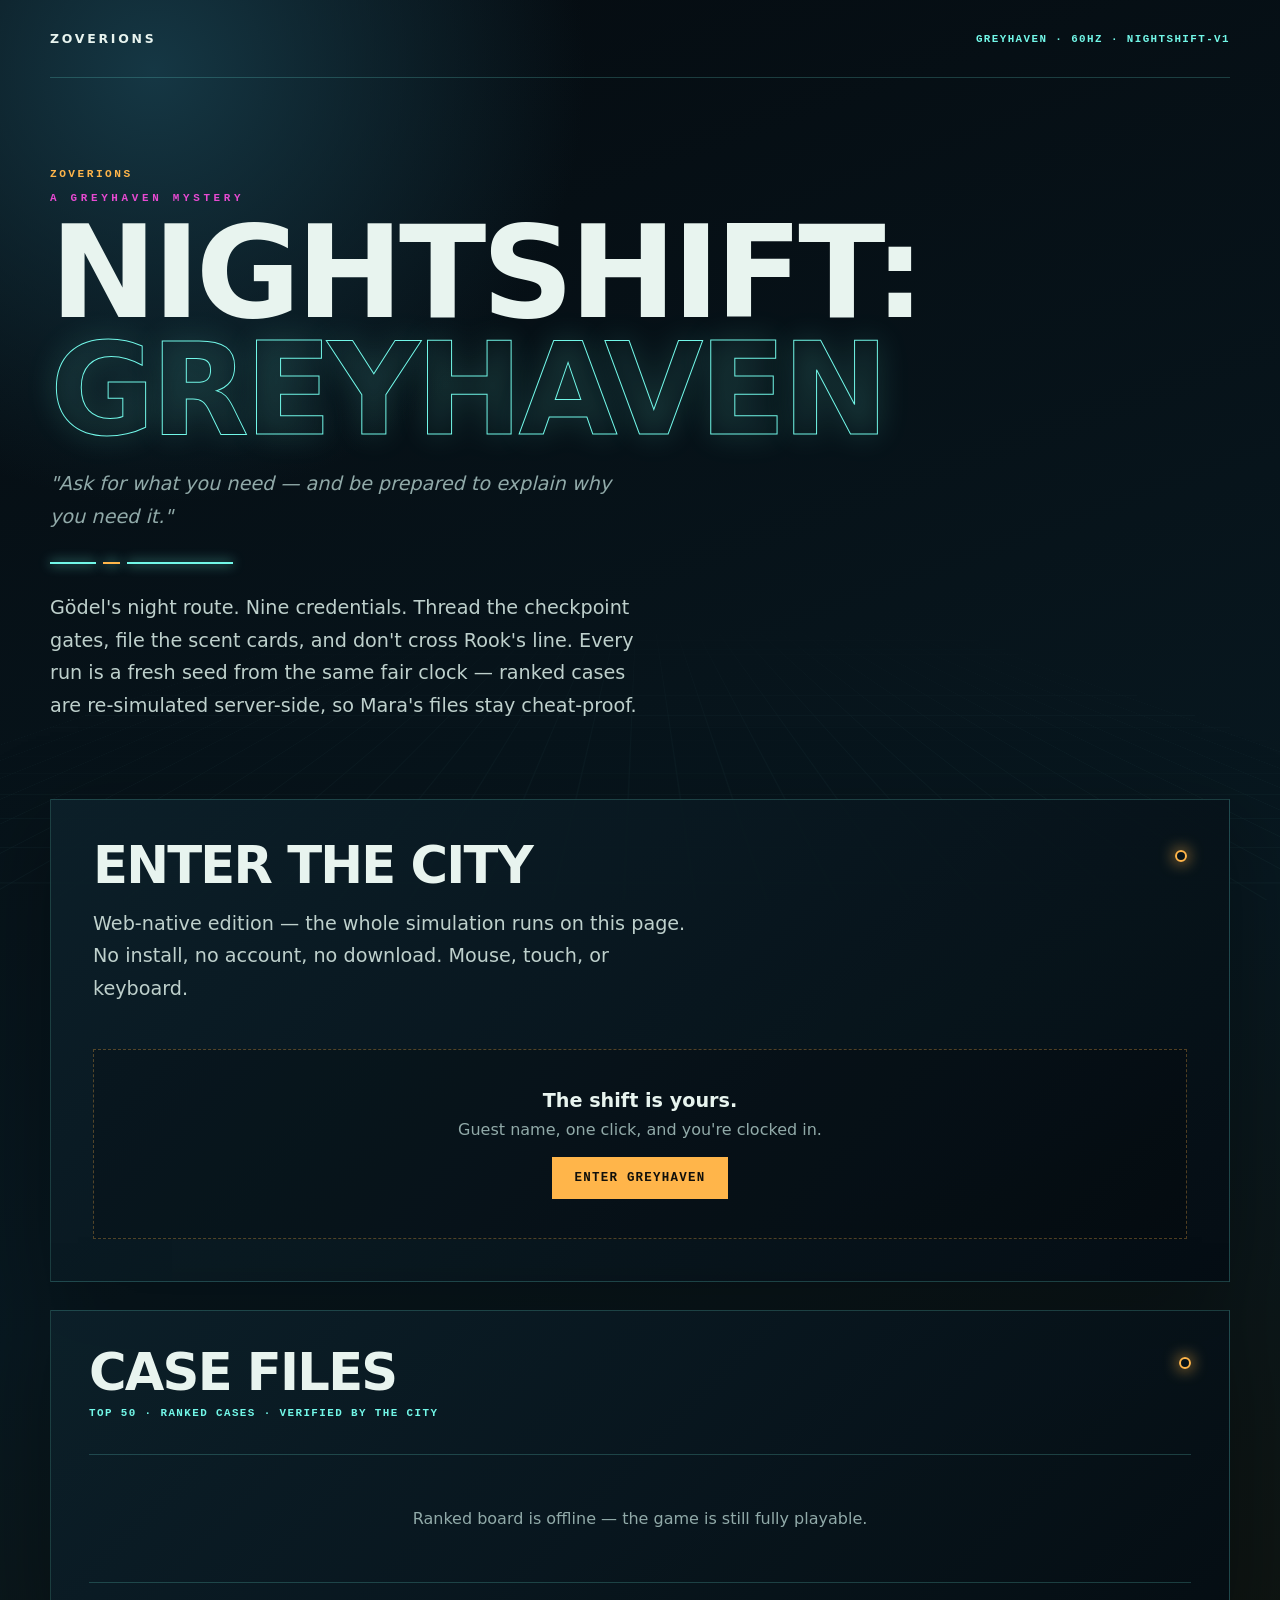
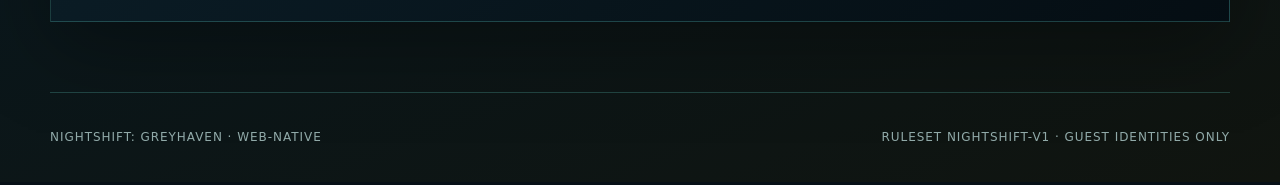
<file: index.html>
<!doctype html>
<html lang="en">
<head>
  <meta charset="utf-8">
  <meta name="viewport" content="width=device-width, initial-scale=1, viewport-fit=cover">
  <meta name="theme-color" content="#071017">
  <link rel="icon" href="data:image/svg+xml,%3Csvg xmlns='http://www.w3.org/2000/svg' viewBox='0 0 64 64'%3E%3Crect width='64' height='64' rx='14' fill='%230a1420'/%3E%3Ctext x='32' y='45' font-family='sans-serif' font-size='38' font-weight='bold' text-anchor='middle' fill='%2372f7e8'%3EZ%3C/text%3E%3C/svg%3E">
  <meta name="description" content="Nightshift: Greyhaven — a neon survival runner. Runs entirely in your browser; no install, no account.">
  <title>Nightshift: Greyhaven</title>
  <link rel="stylesheet" href="./nightshift.css">
  <link rel="stylesheet" href="./entrance/entrance.css">
</head>
<body>
  <div class="city-grid" aria-hidden="true"></div>
  <header class="masthead">
    <a class="wordmark" href="./index.html">ZOVERIONS</a>
    <!-- Rewind-clock entrance, preserved from the original site. Default disabled:
         data-nightshift-url stays empty and the element stays hidden until the
         hidden entrance passes its release gates. -->
    <div class="nightshift-entrance" data-nightshift-entrance data-nightshift-url="" hidden>
      <button class="nightshift-entrance__dial" data-rewind-dial type="button" aria-label="Rewind time to enter Nightshift">
        <span class="nightshift-entrance__ticks" aria-hidden="true"></span>
        <span class="nightshift-entrance__hand" aria-hidden="true"></span>
        <span class="nightshift-entrance__hub" aria-hidden="true"></span>
      </button>
      <span class="nightshift-entrance__clue">Some time can be returned.</span>
    </div>
    <span class="frequency">GREYHAVEN · 60HZ · NIGHTSHIFT-V1</span>
  </header>
  <main>
    <section class="hero">
      <p class="eyebrow">ZOVERIONS</p>
      <p class="kicker" style="color: var(--magenta); font: 700 .68rem ui-monospace, monospace; letter-spacing: .34em; margin: 0 0 10px;">A GREYHAVEN MYSTERY</p>
      <h1>NIGHTSHIFT: <span>GREYHAVEN</span></h1>
      <p class="lede" style="font-style: italic; color: var(--muted);">"Ask for what you need — and be prepared to explain why you need it."</p>
      <div class="signal-rule" aria-hidden="true"><i></i><i></i><i></i></div>
      <p class="lede">Gödel's night route. Nine credentials. Thread the checkpoint gates, file the scent cards, and don't cross Rook's line. Every run is a fresh seed from the same fair clock — ranked cases are re-simulated server-side, so Mara's files stay cheat-proof.</p>
    </section>
    <section class="stream-panel" aria-label="Play">
      <div class="panel-heading">
        <div>
          <h2>Enter the city</h2>
          <p class="lede">Web-native edition — the whole simulation runs on this page. No install, no account, no download. Mouse, touch, or keyboard.</p>
        </div>
        <span class="status-pip" aria-hidden="true"></span>
      </div>
      <div class="stream-message">
        <div>
          <strong>The shift is yours.</strong>
          <span>Guest name, one click, and you're clocked in.</span>
          <a class="enter-button" href="./play.html" style="display:inline-block; text-decoration:none; margin-top:18px;">Enter Greyhaven</a>
        </div>
      </div>
    </section>
    <section class="board-panel" aria-label="Case files">
      <div class="panel-heading">
        <div>
          <h2>Case files</h2>
          <p class="board-rule">TOP 50 · RANKED CASES · VERIFIED BY THE CITY</p>
        </div>
        <span class="status-pip" aria-hidden="true"></span>
      </div>
      <div id="board-state" class="board-state">Loading the board…</div>
      <div class="board-scroll"><table hidden id="board-table">
        <thead><tr><th>Rank</th><th>Name</th><th>Score</th><th>Ticks</th><th>Date</th></tr></thead>
        <tbody id="board-body"></tbody>
      </table></div>
    </section>
  </main>
  <footer>
    <span>NIGHTSHIFT: GREYHAVEN · WEB-NATIVE</span>
    <span>RULESET NIGHTSHIFT-V1 · GUEST IDENTITIES ONLY</span>
  </footer>
  <script type="module" src="./entrance/entrance.js"></script>
  <script type="module">
    import { fetchBoard } from './js/api.js';
    const cfg = await fetch('./config.json', { cache: 'no-store' }).then(r => r.ok ? r.json() : {}).catch(() => ({}));
    const apiBase = cfg.apiBase || '';
    const boardState = document.getElementById('board-state');
    const boardTable = document.getElementById('board-table');
    const boardBody = document.getElementById('board-body');
    if (!apiBase) { boardState.textContent = 'Ranked board is offline — the game is still fully playable.'; }
    else try {
      const data = await fetchBoard(apiBase, 50);
      const rows = data.entries || [];
      if (!rows.length) { boardState.textContent = 'No ranked shifts yet. Yours could be first.'; }
      else {
        boardState.hidden = true; boardTable.hidden = false;
        for (const e of rows) {
          const tr = document.createElement('tr');
          if (e.rank <= 10) tr.classList.add('top-ten');
          if (e.rank === 1) tr.classList.add('place-1');
          const medal = e.rank === 1 ? '<span class="podium podium--gold">GOLD</span>' : e.rank === 2 ? '<span class="podium podium--silver">SILVER</span>' : e.rank === 3 ? '<span class="podium podium--bronze">BRONZE</span>' : `<span class="rank-number">${e.rank}</span>`;
          tr.innerHTML = `<td>${medal}</td><th scope="row"></th><td></td><td></td><td></td>`;
          tr.children[1].textContent = e.name; tr.children[2].textContent = e.score.toLocaleString();
          tr.children[3].textContent = e.ticks.toLocaleString(); tr.children[4].textContent = new Date(e.createdAt).toLocaleDateString();
          boardBody.appendChild(tr);
        }
      }
    } catch { boardState.textContent = 'The board is unreachable right now — the game is still fully playable.'; }
  </script>
</body>
</html>
</file>
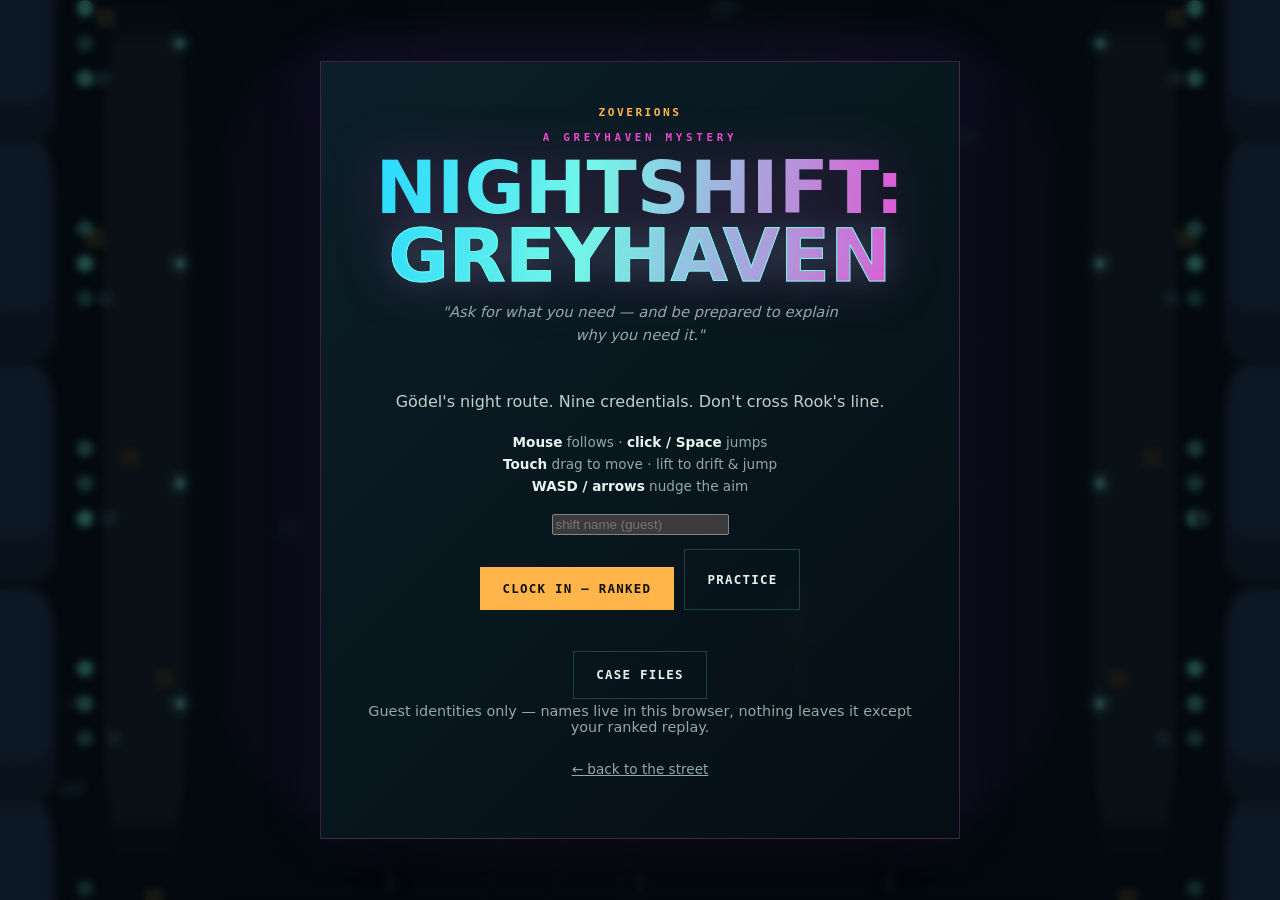
<file: play.html>
<!doctype html>
<html lang="en">
<head>
  <meta charset="utf-8">
  <meta name="viewport" content="width=device-width, initial-scale=1, viewport-fit=cover">
  <meta name="theme-color" content="#071017">
  <link rel="icon" href="data:image/svg+xml,%3Csvg xmlns='http://www.w3.org/2000/svg' viewBox='0 0 64 64'%3E%3Crect width='64' height='64' rx='14' fill='%230a1420'/%3E%3Ctext x='32' y='45' font-family='sans-serif' font-size='38' font-weight='bold' text-anchor='middle' fill='%2372f7e8'%3EZ%3C/text%3E%3C/svg%3E">
  <meta name="description" content="Nightshift: Greyhaven — a neon survival runner. Web-native edition.">
  <title>Nightshift: Greyhaven — Play</title>
  <link rel="stylesheet" href="./nightshift.css">
  <link rel="stylesheet" href="./play.css">
</head>
<body>
  <canvas id="game-canvas" aria-label="Nightshift: Greyhaven game view"></canvas>

  <div id="hud" hidden>
    <div id="hud-left">
      <div id="hud-score">0</div>
      <div id="hud-sub">score</div>
      <div id="hud-credentials" aria-label="credentials remaining">CREDENTIALS 9/9</div>
    </div>
    <div id="hud-mid">
      <div id="hud-tier"></div>
      <div id="hud-cue" aria-hidden="true"></div>
    </div>
    <div id="hud-right">
      <button id="sound-btn" type="button">SOUND ON</button>
      <button id="pause-btn" type="button">PAUSE</button>
    </div>
  </div>

  <div id="screen-menu" class="screen" hidden>
    <div class="menu-panel" role="dialog" aria-labelledby="menu-title">
      <p class="eyebrow">ZOVERIONS</p>
      <p class="kicker">A GREYHAVEN MYSTERY</p>
      <h1 id="menu-title">NIGHTSHIFT: <span>GREYHAVEN</span></h1>
      <p class="epigraph">"Ask for what you need — and be prepared to explain why you need it."</p>
      <p id="menu-best" class="menu-best"></p>
      <p class="lede">Gödel's night route. Nine credentials. Don't cross Rook's line.</p>
      <div class="controls-help">
        <span><b>Mouse</b> follows · <b>click / Space</b> jumps</span>
        <span><b>Touch</b> drag to move · lift to drift &amp; jump</span>
        <span><b>WASD / arrows</b> nudge the aim</span>
      </div>
      <div class="menu-row">
        <input id="player-name" maxlength="24" placeholder="shift name (guest)" autocomplete="off" aria-label="Guest name">
      </div>
      <div class="menu-row">
        <button id="ranked-btn" class="enter-button" type="button">Clock in — ranked</button>
        <button id="practice-btn" class="ghost-button" type="button">Practice</button>
      </div>
      <p id="menu-status" class="menu-status" role="status"></p>
      <div class="menu-row">
        <button id="board-btn" class="ghost-button" type="button" aria-expanded="false">Case files</button>
      </div>
      <div id="board-panel" class="board-panel" hidden>
        <div class="panel-heading">
          <h2>Case files</h2>
          <span class="status-pip" aria-hidden="true"></span>
        </div>
        <p class="board-rule">TOP 50 · RANKED CASES · VERIFIED BY THE CITY</p>
        <div id="board-state" class="board-state">Loading the board…</div>
        <div class="board-scroll" id="board-scroll" hidden><table id="board-table">
          <thead><tr><th>Rank</th><th>Name</th><th>Score</th><th>Time</th><th>Scent cards</th><th>Close calls</th></tr></thead>
          <tbody id="board-entries"></tbody>
        </table></div>
      </div>
      <p class="privacy-note">Guest identities only — names live in this browser, nothing leaves it except your ranked replay.</p>
      <p><a class="back-link" href="./index.html">← back to the street</a></p>
    </div>
  </div>

  <div id="screen-pause" class="screen" hidden>
    <div class="menu-panel" role="dialog" aria-labelledby="pause-title">
      <p class="eyebrow">NIGHTSHIFT</p>
      <h1 id="pause-title">DARK <span>INTERVAL</span></h1>
      <p id="pause-reason" class="menu-best"></p>
      <div class="menu-row">
        <button id="resume-btn" class="enter-button" type="button">Resume shift</button>
        <button id="quit-btn" class="ghost-button" type="button">Return to menu</button>
      </div>
    </div>
  </div>

  <div id="screen-over" class="screen" hidden>
    <div class="menu-panel casefile" role="dialog" aria-labelledby="over-title">
      <p class="eyebrow">MARA IQBAL — CASE FILE</p>
      <h1 id="over-title">CREDENTIAL <span>EXPIRED</span></h1>
      <p class="case-line">Gödel is now an unresolved biological actor.</p>
      <p class="case-stamp">CASE FILE <span id="over-case">#—</span> · VERIFIED: <span id="over-verdict">—</span></p>
      <p id="over-stats" class="menu-best"></p>
      <p id="over-status" class="menu-status" role="status"></p>
      <div class="menu-row">
        <button id="over-again" class="enter-button" type="button">Another ranked shift</button>
        <button id="over-practice-btn" class="ghost-button" type="button">Practice instead</button>
        <button id="over-menu-btn" class="ghost-button" type="button">Menu</button>
      </div>
      <div class="menu-row">
        <button id="retry-upload-btn" class="ghost-button" type="button" hidden>RETRY FILE CASE</button>
      </div>
    </div>
  </div>

  <div id="fatal" hidden></div>

  <script type="module" src="./js/game.js"></script>
</body>
</html>
</file>
<file: nightshift.css>
:root {
  color-scheme: dark;
  --ink: #071017;
  --panel: rgba(9, 22, 30, .92);
  --panel-2: #0d2029;
  --cyan: #72f7e8;
  --cyan-deep: #25d8ff;
  --magenta: #e74ad1;
  --purple: #9b5cf6;
  --amber: #ffb54a;
  --coral: #ff6f61;
  --paper: #e8f4ef;
  --muted: #91aaa9;
  --line: rgba(114, 247, 232, .2);
  --line-magenta: rgba(231, 74, 209, .25);
  font-family: "Arial Narrow", "Roboto Condensed", system-ui, sans-serif;
  background: var(--ink);
  color: var(--paper);
}

* { box-sizing: border-box; }
body { margin: 0; min-height: 100vh; overflow-x: hidden; background: radial-gradient(circle at 12% 4%, #153744 0, transparent 27rem), linear-gradient(160deg, #050b10, #081820 60%, #10140f); }
.city-grid { position: fixed; inset: 0; pointer-events: none; opacity: .17; background-image: linear-gradient(var(--line) 1px, transparent 1px), linear-gradient(90deg, var(--line) 1px, transparent 1px); background-size: 42px 42px; transform: perspective(500px) rotateX(53deg) scale(1.7); transform-origin: center bottom; mask-image: linear-gradient(to bottom, transparent, #000); }
.masthead, main, footer { position: relative; z-index: 1; width: min(1180px, calc(100% - 32px)); margin-inline: auto; }
.masthead { min-height: 78px; display: flex; align-items: center; justify-content: space-between; border-bottom: 1px solid var(--line); }
.wordmark { color: var(--paper); text-decoration: none; letter-spacing: .22em; font-size: .78rem; font-weight: 800; }
.frequency, .board-rule { color: var(--cyan); font: 600 .68rem ui-monospace, monospace; letter-spacing: .13em; }
main { padding-block: clamp(44px, 7vw, 92px) 70px; }
.hero { max-width: 780px; margin-bottom: clamp(38px, 7vw, 76px); }
.eyebrow { color: var(--amber); font: 700 .7rem ui-monospace, monospace; letter-spacing: .22em; margin: 0 0 12px; }
h1, h2 { margin: 0; text-transform: uppercase; line-height: .92; letter-spacing: -.035em; }
h1 { font-size: clamp(3.5rem, 10vw, 8.8rem); max-width: 8ch; }
h1 span { color: transparent; -webkit-text-stroke: 1px var(--cyan); text-shadow: 0 0 32px rgba(114,247,232,.16); }
h2 { font-size: clamp(1.8rem, 4vw, 3.2rem); }
.lede { max-width: 600px; color: #bed0cc; line-height: 1.7; font-size: clamp(1rem, 2vw, 1.2rem); }
.signal-rule { display: flex; gap: 7px; align-items: center; width: 190px; height: 20px; }
.signal-rule i { display: block; height: 2px; background: var(--cyan); box-shadow: 0 0 12px var(--cyan); }
.signal-rule i:nth-child(1) { width: 24%; } .signal-rule i:nth-child(2) { width: 9%; background: var(--amber); } .signal-rule i:nth-child(3) { width: 56%; }
.stream-panel, .board-panel { border: 1px solid var(--line); background: linear-gradient(135deg, rgba(12,32,41,.96), rgba(5,14,20,.96)); box-shadow: 0 24px 80px rgba(0,0,0,.34); }
.stream-panel { padding: clamp(22px, 4vw, 42px); margin-bottom: 28px; }
.board-panel { padding: clamp(22px, 4vw, 38px); }
.panel-heading { display: flex; align-items: flex-start; justify-content: space-between; gap: 20px; margin-bottom: 24px; }
.status-pip { width: 12px; height: 12px; margin-top: 8px; border: 2px solid var(--amber); border-radius: 50%; box-shadow: 0 0 16px var(--amber); }
.stream-message { min-height: 190px; display: grid; place-content: center; text-align: center; border: 1px dashed rgba(255,181,74,.3); background: rgba(0,0,0,.18); color: var(--muted); }
.stream-message strong { display: block; color: var(--paper); font-size: 1.2rem; margin-bottom: 8px; }
.stream-message span { display: block; }
.enter-button { margin-top: 18px; border: 1px solid var(--amber); background: var(--amber); color: #11100b; padding: 13px 22px; font: 800 .78rem ui-monospace, monospace; letter-spacing: .1em; text-transform: uppercase; cursor: pointer; }
.enter-button:hover, .enter-button:focus-visible { background: var(--cyan); border-color: var(--cyan); outline: 3px solid rgba(114,247,232,.22); outline-offset: 3px; }
.stream-stage { aspect-ratio: 16 / 9; min-height: 420px; background: #000; border: 1px solid var(--cyan); }
.stream-stage iframe { display: block; width: 100%; height: 100%; border: 0; }
.privacy-note { color: var(--muted); margin: -10px 0 24px; font-size: .9rem; }
.board-state { padding: 54px 20px; text-align: center; color: var(--muted); border-block: 1px solid var(--line); }
.board-scroll { overflow-x: auto; }
table { width: 100%; border-collapse: collapse; font-variant-numeric: tabular-nums; }
th, td { text-align: right; padding: 14px 12px; border-bottom: 1px solid rgba(114,247,232,.1); }
th:nth-child(2), tbody th { text-align: left; }
thead th { color: var(--muted); text-transform: uppercase; font: 600 .65rem ui-monospace, monospace; letter-spacing: .09em; }
tbody tr { color: #aec0bd; }
tbody tr.top-ten { color: var(--paper); background: rgba(114,247,232,.035); }
tbody tr.place-1 { background: rgba(255,181,74,.12); }
.podium { display: inline-block; min-width: 64px; padding: 4px 6px; text-align: center; border: 1px solid currentColor; font: 800 .62rem ui-monospace, monospace; letter-spacing: .08em; }
.podium--gold { color: #ffd166; } .podium--silver { color: #d4e0e5; } .podium--bronze { color: #de9065; }
.rank-number { color: var(--muted); font-family: ui-monospace, monospace; }
footer { min-height: 90px; display: flex; justify-content: space-between; align-items: center; gap: 16px; border-top: 1px solid var(--line); color: var(--muted); font-size: .75rem; letter-spacing: .08em; }
[hidden] { display: none !important; }

@media (max-width: 720px) {
  .masthead { min-height: 64px; }
  .frequency { display: none; }
  .stream-stage { min-height: 58vh; aspect-ratio: 9 / 16; }
  th, td { padding: 12px 9px; }
  thead th:nth-child(5), thead th:nth-child(6), tbody td:nth-child(5), tbody td:nth-child(6) { display: none; }
  footer { align-items: flex-start; flex-direction: column; justify-content: center; }
}

@media (prefers-reduced-motion: no-preference) {
  .status-pip { animation: signal 2.2s ease-in-out infinite; }
  @keyframes signal { 50% { opacity: .35; box-shadow: 0 0 4px var(--amber); } }
}
</file>
<file: entrance/entrance.css>
.nightshift-entrance { --ns-cyan: #72f7e8; --ns-amber: #ffb54a; display: inline-flex; align-items: center; gap: 10px; margin-inline-start: auto; color: inherit; }
.nightshift-entrance[hidden] { display: none !important; }
.nightshift-entrance__dial { position: relative; width: 42px; height: 42px; flex: 0 0 42px; padding: 0; border: 1px solid color-mix(in srgb, var(--ns-cyan) 54%, transparent); border-radius: 50%; background: rgba(4,15,20,.58); color: var(--ns-cyan); cursor: grab; touch-action: none; }
.nightshift-entrance__dial:active { cursor: grabbing; }
.nightshift-entrance__dial:focus-visible { outline: 2px solid var(--ns-amber); outline-offset: 4px; }
.nightshift-entrance__ticks { position: absolute; inset: 4px; border-radius: 50%; background: repeating-conic-gradient(from 0deg, currentColor 0 1deg, transparent 1deg 30deg); mask: radial-gradient(circle, transparent 0 12px, #000 12px 14px, transparent 14px); opacity: .65; }
.nightshift-entrance__hand { position: absolute; width: 1px; height: 13px; left: calc(50% - .5px); top: 7px; background: var(--ns-amber); transform-origin: 50% 100%; transform: rotate(28deg); box-shadow: 0 0 8px var(--ns-amber); }
.nightshift-entrance__hub { position: absolute; width: 5px; height: 5px; left: calc(50% - 2.5px); top: calc(50% - 2.5px); background: currentColor; border-radius: 50%; box-shadow: 0 0 8px currentColor; }
.nightshift-entrance__clue { max-width: 16ch; font-size: .7rem; line-height: 1.25; letter-spacing: .04em; opacity: .68; }
.nightshift-entrance--opening .nightshift-entrance__hand { transform: rotate(-332deg); transition: transform .5s cubic-bezier(.2,.8,.2,1); }
@media (prefers-reduced-motion: reduce) { .nightshift-entrance--opening .nightshift-entrance__hand { transition: none; } }
</file>
<file: play.css>
/* play.css — Nightshift: Greyhaven web-native play surface. */
html, body { height: 100%; }
body { margin: 0; overflow: hidden; background: #050b10; }

#game-canvas {
  position: fixed; inset: 0;
  width: 100vw; height: 100vh;
  display: block; touch-action: none;
}

/* ---------- HUD ---------- */
#hud {
  position: fixed; inset: 0;
  display: flex; align-items: flex-start; justify-content: space-between;
  padding: max(14px, env(safe-area-inset-top)) max(16px, env(safe-area-inset-right)) 0 max(16px, env(safe-area-inset-left));
  pointer-events: none; z-index: 5;
}
#hud-left, #hud-mid, #hud-right { display: flex; flex-direction: column; gap: 6px; }
#hud-right { flex-direction: row; pointer-events: auto; }
#hud-mid { align-items: center; }
#hud-score {
  font: 800 2rem/1 ui-monospace, SFMono-Regular, monospace;
  color: var(--paper); text-shadow: 0 0 18px rgba(114,247,232,.45);
  font-variant-numeric: tabular-nums;
}
#hud-sub { font: 600 .62rem ui-monospace, monospace; letter-spacing: .24em; color: var(--muted); text-transform: uppercase; }
#hud-credentials { font: 700 .82rem ui-monospace, monospace; letter-spacing: .22em; color: var(--cyan); text-shadow: 0 0 12px rgba(114,247,232,.45); margin-top: .15rem; }
#hud-tier { font: 700 .68rem ui-monospace, monospace; letter-spacing: .2em; color: var(--amber); text-transform: uppercase; min-height: 1em; }
#hud-cue { font: 700 .8rem ui-monospace, monospace; letter-spacing: .14em; color: var(--cyan); min-height: 1.1em; opacity: 0; transition: opacity .18s; }
#hud-cue.on { opacity: 1; }
#hud button {
  pointer-events: auto;
  min-height: 44px; min-width: 44px;
  background: rgba(9,22,30,.82); color: var(--paper);
  border: 1px solid var(--line); padding: 10px 14px;
  font: 700 .68rem ui-monospace, monospace; letter-spacing: .12em;
  cursor: pointer;
}
#hud button:hover { border-color: var(--cyan); color: var(--cyan); }

/* ---------- screens ---------- */
.screen {
  position: fixed; inset: 0; z-index: 10;
  display: grid; place-items: center;
  padding: 20px; overflow-y: auto;
  background: rgba(4, 10, 14, .72);
  backdrop-filter: blur(3px);
}
.menu-panel {
  width: min(640px, 100%);
  border: 1px solid var(--line);
  background: linear-gradient(135deg, rgba(12,32,41,.97), rgba(5,14,20,.97));
  box-shadow: 0 24px 80px rgba(0,0,0,.5);
  padding: clamp(24px, 5vw, 44px);
  text-align: center;
}
.menu-panel h1 {
  font-size: clamp(2.6rem, 9vw, 4.6rem); margin-bottom: 10px;
  max-width: none; /* nightshift.css caps h1 at 8ch; the full title must fit or the gradient has nothing to paint */
  letter-spacing: 0; /* -.035em global tracking corrupts gradient-title glyphs in software rasterizers */
  background: linear-gradient(100deg, var(--cyan-deep), var(--cyan) 40%, var(--magenta));
  -webkit-background-clip: text; background-clip: text; color: transparent;
  filter: drop-shadow(0 0 26px rgba(231, 74, 209, .25));
}
.menu-panel {
  border-color: var(--line-magenta);
  box-shadow: 0 24px 80px rgba(0,0,0,.5), 0 0 60px rgba(155, 92, 246, .12);
}
.menu-best { color: var(--cyan); font: 600 .72rem ui-monospace, monospace; letter-spacing: .14em; margin: 0 0 14px; min-height: 1em; }
.kicker { color: var(--magenta); font: 700 .68rem ui-monospace, monospace; letter-spacing: .34em; margin: 0 0 10px; text-transform: uppercase; }
.epigraph { color: var(--muted); font-style: italic; font-size: .92rem; line-height: 1.6; margin: 0 auto 16px; max-width: 44ch; }
.menu-panel .lede { margin: 0 auto 18px; font-size: 1rem; }
.controls-help { display: flex; flex-direction: column; gap: 6px; margin-bottom: 20px; color: var(--muted); font-size: .85rem; }
.controls-help b { color: var(--paper); }
.menu-row { display: flex; gap: 10px; justify-content: center; flex-wrap: wrap; margin-bottom: 14px; }
#name-input {
  width: min(320px, 100%); min-height: 44px;
  background: rgba(0,0,0,.3); border: 1px solid var(--line);
  color: var(--paper); padding: 10px 14px;
  font: 600 .85rem ui-monospace, monospace; letter-spacing: .06em; text-align: center;
}
#name-input:focus { outline: 2px solid var(--cyan); outline-offset: 2px; }
.ghost-button {
  border: 1px solid var(--line); background: transparent; color: var(--paper);
  padding: 13px 22px; min-height: 48px;
  font: 700 .78rem ui-monospace, monospace; letter-spacing: .1em; text-transform: uppercase; cursor: pointer;
}
.ghost-button:hover, .ghost-button:focus-visible { border-color: var(--cyan); color: var(--cyan); outline: 3px solid rgba(114,247,232,.22); outline-offset: 3px; }
.menu-status { color: var(--amber); font: 600 .78rem ui-monospace, monospace; letter-spacing: .06em; min-height: 1.2em; margin: 6px 0 12px; }
#board-panel { text-align: left; margin-top: 8px; }
.back-link { color: var(--muted); font-size: .85rem; }
.back-link:hover { color: var(--cyan); }

/* Mara's notebook: the game-over screen is a filed case page */
.menu-panel.casefile {
  background:
    repeating-linear-gradient(to bottom, transparent 0 27px, rgba(96, 110, 120, .34) 27px 28px),
    linear-gradient(135deg, #ede3c9, #e0d2b2);
  border-color: #8a7a55;
  box-shadow: 0 24px 80px rgba(0,0,0,.55), inset 0 0 60px rgba(138, 122, 85, .18);
  color: #2c2721;
}
.menu-panel.casefile h1 {
  background: none; -webkit-background-clip: initial; background-clip: initial;
  color: #241f18; filter: none; text-shadow: none;
}
.menu-panel.casefile .eyebrow { color: #7a5c2e; }
.menu-panel.casefile .case-line { color: #4a4034; font-style: italic; margin: 0 0 14px; }
.menu-panel.casefile .menu-best { color: #5a4f3e; }
.menu-panel.casefile .menu-status { color: #6b4a1e; }
.case-stamp {
  display: inline-block;
  font: 800 .78rem ui-monospace, monospace; letter-spacing: .2em;
  color: #8a2f2f; border: 3px double #8a2f2f; border-radius: 4px;
  padding: 10px 18px; margin: 4px 0 16px;
  transform: rotate(-2deg);
  background: rgba(138, 47, 47, .06);
}
.menu-panel.casefile .ghost-button { border-color: #6b5a3e; color: #2c2721; }
.menu-panel.casefile .ghost-button:hover, .menu-panel.casefile .ghost-button:focus-visible {
  border-color: #8a2f2f; color: #8a2f2f; outline-color: rgba(138, 47, 47, .3);
}
.menu-panel.casefile .enter-button { background: #8a2f2f; border-color: #8a2f2f; color: #f3e8cd; }
.menu-panel.casefile .enter-button:hover, .menu-panel.casefile .enter-button:focus-visible {
  background: #6e2424; border-color: #6e2424; outline-color: rgba(138, 47, 47, .35);
}

/* small screens: keep buttons thumb-sized, tighten panel */
@media (max-width: 560px) {
  #hud-score { font-size: 1.5rem; }
  .menu-panel { padding: 22px 16px; }
  .menu-row .enter-button, .menu-row .ghost-button { flex: 1 1 100%; }
}
@media (prefers-reduced-motion: reduce) {
  #hud-cue { transition: none; }
}
</file>
